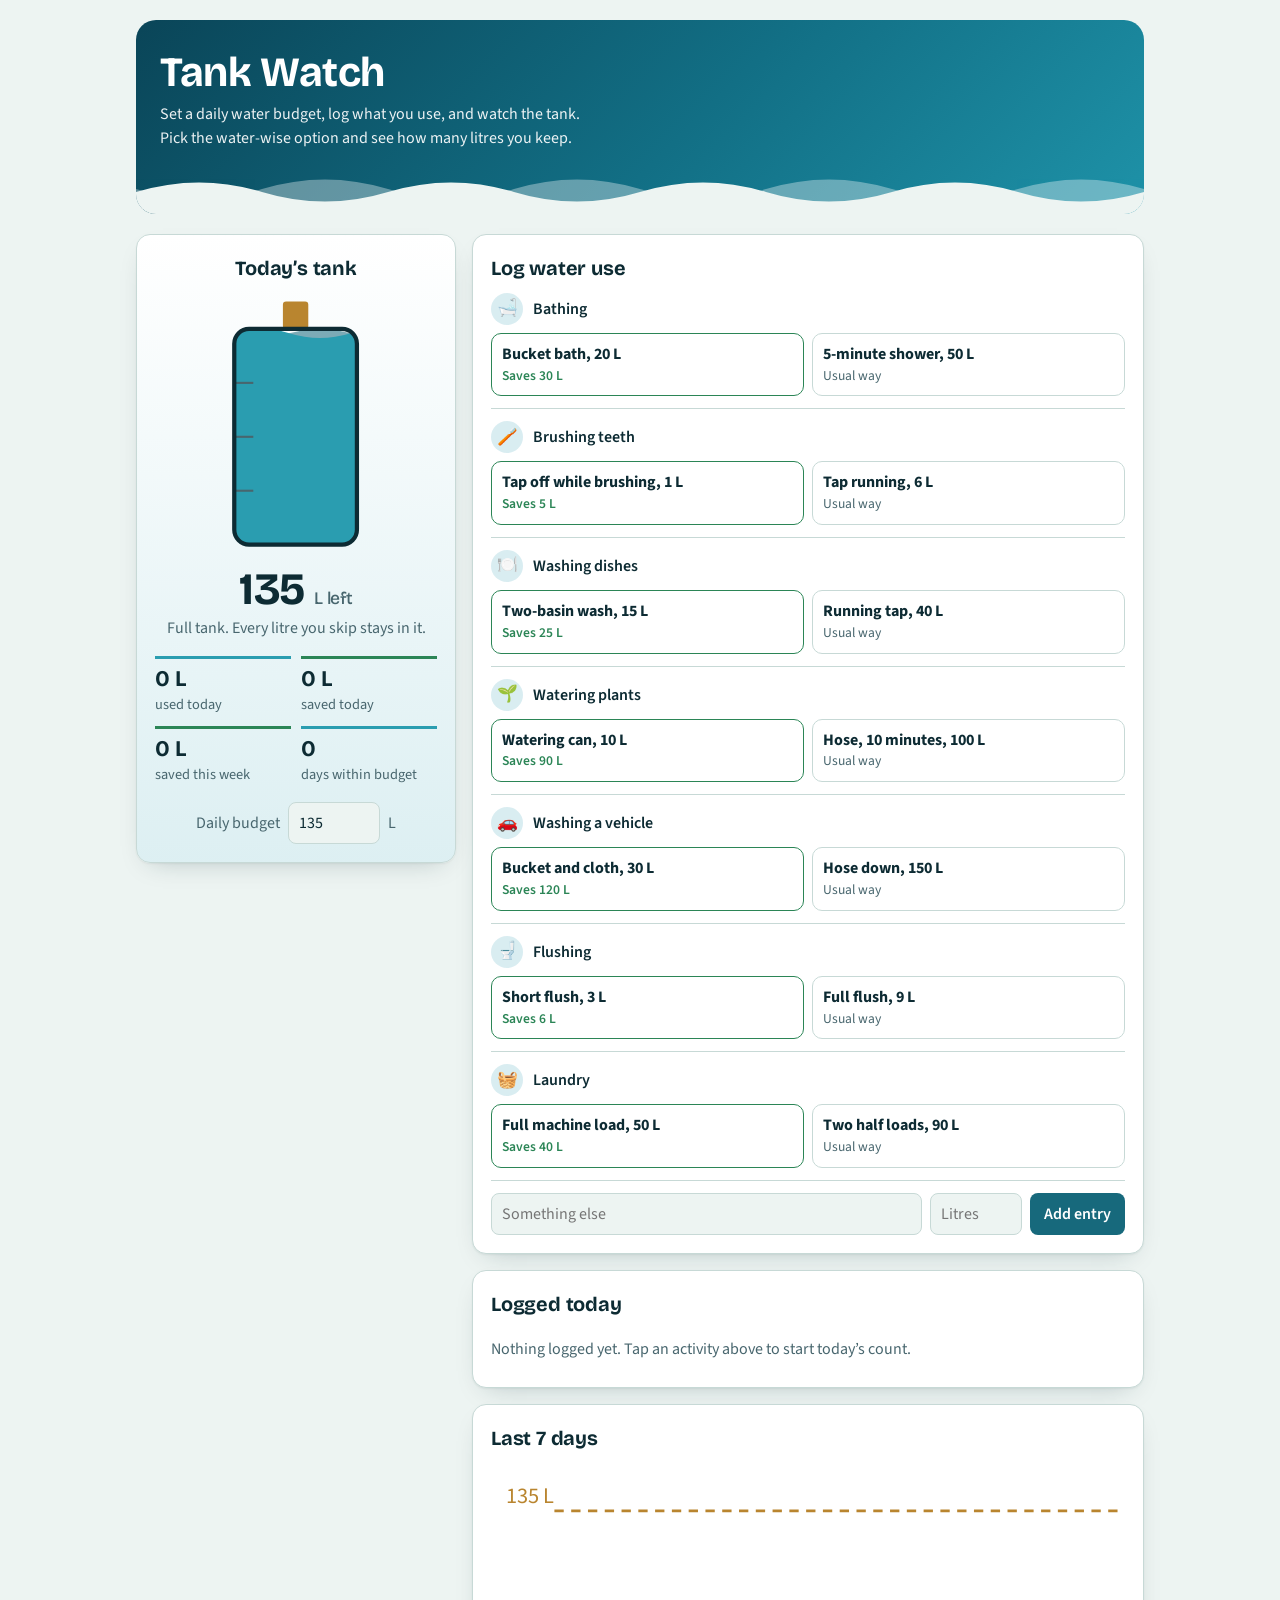
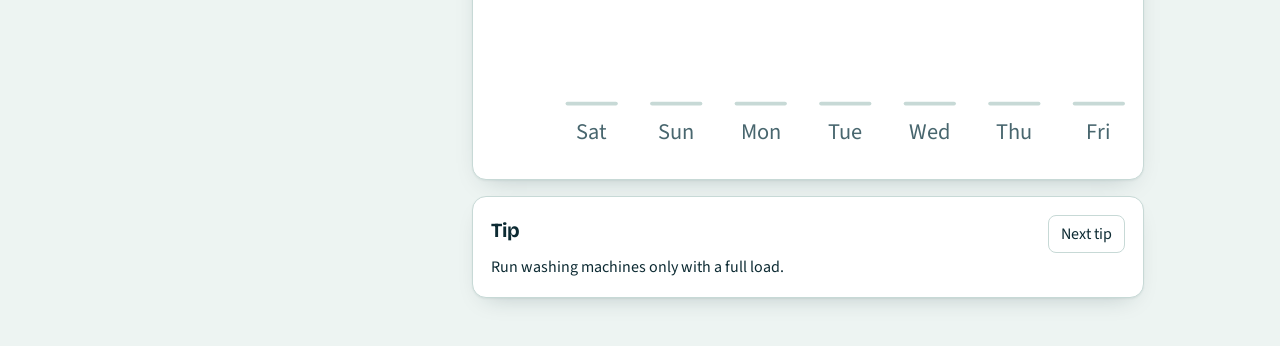
<file: tank-watch.html>
<!DOCTYPE html>
<html lang="en">
<head>
<meta charset="utf-8">
<meta name="viewport" content="width=device-width, initial-scale=1, viewport-fit=cover">
<title>Tank Watch: daily water budget</title>
<link rel="preconnect" href="https://fonts.googleapis.com">
<link href="https://fonts.googleapis.com/css2?family=Bricolage+Grotesque:wght@500;700&family=Source+Sans+3:wght@400;600&display=swap" rel="stylesheet">
<style>
:root{--bg:#EDF4F2;--surface:#FFFFFF;--ink:#0D2B33;--muted:#48666E;--line:#C7D9D6;--water:#2A9DB0;--deep:#17697C;--good:#2B8556;--over:#B4432F;--brass:#B9852F;
box-sizing:border-box;padding-top:env(safe-area-inset-top,0px);padding-bottom:env(safe-area-inset-bottom,0px)}
@media (prefers-color-scheme:dark){:root:not([data-theme="light"]){--bg:#0A1A1F;--surface:#112830;--ink:#E4F0EE;--muted:#93B0B3;--line:#25414A;--water:#46BCCF;--deep:#2A8FA3;--good:#5CC58C;--over:#E5806B;--brass:#D9A74F}}
:root[data-theme="dark"]{--bg:#0A1A1F;--surface:#112830;--ink:#E4F0EE;--muted:#93B0B3;--line:#25414A;--water:#46BCCF;--deep:#2A8FA3;--good:#5CC58C;--over:#E5806B;--brass:#D9A74F}
html{scroll-padding-top:env(safe-area-inset-top,0px)}
*,*::before,*::after{box-sizing:inherit}
body{margin:0;background:var(--bg);color:var(--ink);font:400 1rem/1.5 "Source Sans 3",system-ui,-apple-system,"Segoe UI",sans-serif}
h1,h2,.big{font-family:"Bricolage Grotesque","Trebuchet MS",system-ui,sans-serif;letter-spacing:-.01em;margin:0}
.wrap{max-width:1040px;margin:0 auto;padding:20px 16px 48px}
header{margin-bottom:20px}
h1{font-size:clamp(1.8rem,5vw,2.6rem);line-height:1.1;font-weight:700}
header p{margin:6px 0 0;color:var(--muted);max-width:56ch}
.grid{display:grid;gap:16px;grid-template-columns:1fr}
@media(min-width:820px){.grid{grid-template-columns:320px 1fr;align-items:start}.tankcard{position:sticky;top:16px}}
.card{background:var(--surface);border:1px solid var(--line);border-radius:14px;padding:18px}
.card+.card{margin-top:16px}
h2{font-size:1.25rem;font-weight:700;margin-bottom:10px}
.tankcard{text-align:center}
.tank{width:min(210px,60%);height:auto;display:block;margin:0 auto}
.tank .shell{fill:none;stroke:var(--ink);stroke-width:4}
.tank .ticks line{stroke:var(--muted);stroke-width:2}
.tank .water{--wc:var(--water);transition:transform 1.6s cubic-bezier(.3,.7,.2,1)}
.wv1,.wb{fill:var(--wc);transition:fill .6s}.wv2{fill:var(--deep);opacity:.55}
.wv1{animation:drift2 4s linear infinite}.wv2{animation:drift2r 6s linear infinite}
@keyframes drift2{to{transform:translateX(116px)}}@keyframes drift2r{from{transform:translateX(-116px)}}
.bb{fill:#fff;opacity:0;animation:rise var(--d) ease-in infinite;animation-delay:var(--t)}
@keyframes rise{0%{transform:translateY(0);opacity:0}15%{opacity:.6}100%{transform:translateY(-170px);opacity:0}}
.drop{fill:var(--water);opacity:0}.drop.go{animation:fall .7s ease-in}
@keyframes fall{0%{opacity:1;transform:translateY(0)}80%{opacity:1}100%{opacity:0;transform:translateY(62px)}}
.tank.bump{animation:bump .5s ease-out}@keyframes bump{40%{transform:scale(1.06)}}
.tank .surf{fill:var(--deep);opacity:.55}
.tank .pipe{fill:var(--brass)}
.big{font-size:2.8rem;font-weight:700;line-height:1;margin-top:10px}
.big small{font-size:1.1rem;font-weight:500;color:var(--muted)}
.state{margin:4px 0 0;color:var(--muted)}
.state.over{color:var(--over);font-weight:600}
.stats{display:grid;grid-template-columns:1fr 1fr;gap:10px;margin-top:16px;text-align:left}
.stat{border-top:3px solid var(--water);padding-top:6px}
.stat.s{border-color:var(--good)}
.stat b{display:block;font:700 1.4rem "Bricolage Grotesque",sans-serif}
.stat span{color:var(--muted);font-size:.9rem}
.goal{display:flex;align-items:center;gap:8px;justify-content:center;margin-top:16px;color:var(--muted)}
input[type=number],input[type=text]{font:inherit;color:var(--ink);background:var(--bg);border:1px solid var(--line);border-radius:8px;padding:8px 10px;width:92px}
input[type=text]{width:auto;flex:1;min-width:0}
button{font:inherit;cursor:pointer}
button:focus-visible,input:focus-visible{outline:3px solid var(--water);outline-offset:2px}
.row{display:grid;grid-template-columns:1fr;gap:8px;padding:12px 0;border-top:1px solid var(--line)}
.row:first-of-type{border-top:0;padding-top:0}
.row h3{margin:0;font-size:1rem;font-weight:600}
.opts{display:grid;grid-template-columns:1fr 1fr;gap:8px}
.opt{border:1.5px solid var(--line);background:var(--surface);color:var(--ink);border-radius:10px;padding:10px;text-align:left;line-height:1.3;transition:transform .08s,border-color .15s}
.opt:active{transform:scale(.97)}
.opt.wise{border-color:var(--good)}
.opt.wise:hover{background:color-mix(in srgb,var(--good) 12%,transparent)}
.opt.usual:hover{background:color-mix(in srgb,var(--brass) 12%,transparent)}
.opt b{display:block}
.opt span{font-size:.85rem;color:var(--muted)}
.opt.wise span{color:var(--good);font-weight:600}
.other{display:flex;gap:8px;padding-top:12px;border-top:1px solid var(--line);flex-wrap:wrap}
.btn{background:var(--deep);color:#fff;border:0;border-radius:8px;padding:8px 14px;font-weight:600}
.ghost{background:none;border:1px solid var(--line);color:var(--ink);border-radius:8px;padding:6px 12px}
ul.log{list-style:none;margin:0;padding:0}
ul.log li{display:flex;align-items:center;gap:10px;padding:8px 0;border-top:1px solid var(--line)}
ul.log li:first-child{border-top:0}
ul.log .n{flex:1}
ul.log .l{font-weight:600}
ul.log .sv{color:var(--good);font-size:.85rem}
.x{background:none;border:0;color:var(--muted);font-size:1.3rem;line-height:1;padding:4px 8px;border-radius:6px}
.empty{color:var(--muted);margin:0}
.chart{width:100%;height:auto;display:block}
.chart text{fill:var(--muted);font:12px "Source Sans 3",sans-serif;text-anchor:middle}
.chart .gl{stroke:var(--brass);stroke-dasharray:5 4;stroke-width:1.5}
.chart .gt{text-anchor:end;fill:var(--brass)}
.tip{display:flex;gap:12px;align-items:flex-start;justify-content:space-between}
.tip p{margin:0;max-width:60ch}
.sr{position:absolute;width:1px;height:1px;overflow:hidden;clip:rect(0 0 0 0)}
.hero{position:relative;overflow:hidden;border-radius:20px;padding:30px 24px 64px;margin-bottom:20px;color:#fff;background:linear-gradient(135deg,#0A4558,#126F85 55%,#1E92A8)}
.hero>div{position:relative;z-index:1}.hero h1{color:#fff}.hero p{color:rgba(255,255,255,.92)}
.hw{position:absolute;left:0;bottom:-1px;width:200%;height:46px;animation:drift 12s linear infinite}
.hw.b{bottom:5px;opacity:.35;animation-duration:18s;animation-direction:reverse}
.hw path{fill:var(--bg)}.hw.b path{fill:#fff}
@keyframes drift{to{transform:translateX(-50%)}}
.bub{position:absolute;bottom:-14px;width:var(--s);height:var(--s);border-radius:50%;background:rgba(255,255,255,.28);animation:float var(--d) linear infinite}
@keyframes float{from{opacity:.9}to{transform:translateY(-190px);opacity:0}}
.card{box-shadow:0 1px 2px rgba(10,43,51,.06),0 10px 26px -14px rgba(10,43,51,.28)}
.tankcard{background:linear-gradient(180deg,var(--surface),color-mix(in srgb,var(--water) 16%,var(--surface)))}
.row h3{display:flex;align-items:center}
.ic{display:inline-grid;place-items:center;width:32px;height:32px;border-radius:50%;background:color-mix(in srgb,var(--water) 18%,transparent);margin-right:10px;font-size:1.05rem}
.opt{position:relative}.opt:hover{transform:translateY(-2px)}
.pop{position:absolute;left:50%;top:0;white-space:nowrap;pointer-events:none;font-weight:700;color:var(--good);background:var(--surface);border:1px solid var(--good);border-radius:999px;padding:2px 10px;animation:pop 1s ease-out forwards}
.pop.warn{color:var(--brass);border-color:var(--brass)}
@keyframes pop{0%{opacity:0;transform:translate(-50%,0)}15%{opacity:1}100%{opacity:0;transform:translate(-50%,-52px)}}
ul.log li.new{animation:slide .45s ease-out}@keyframes slide{from{opacity:0;transform:translateX(-16px)}}
@keyframes grow{from{transform:scaleY(0)}}
.btn{transition:transform .1s,filter .15s}.btn:hover{filter:brightness(1.12)}.btn:active{transform:scale(.96)}
@media(prefers-reduced-motion:reduce){*,*::before,*::after{animation:none!important;transition:none!important}}
</style>
</head>
<body>
<div class="wrap">
<header class="hero">
<i class="bub" style="left:8%;--s:10px;--d:7s"></i><i class="bub" style="left:28%;--s:16px;--d:9s"></i><i class="bub" style="left:52%;--s:8px;--d:6s"></i><i class="bub" style="left:74%;--s:14px;--d:8s"></i><i class="bub" style="left:90%;--s:9px;--d:10s"></i>
<div><h1>Tank Watch</h1>
<p>Set a daily water budget, log what you use, and watch the tank. Pick the water-wise option and see how many litres you keep.</p></div>
<svg class="hw b" viewBox="0 0 2400 60" preserveAspectRatio="none" aria-hidden="true"><path d="M0 34 q75 25 150 0 t150 0 t150 0 t150 0 t150 0 t150 0 t150 0 t150 0 t150 0 t150 0 t150 0 t150 0 t150 0 t150 0 t150 0 t150 0 V60 H0Z"/></svg>
<svg class="hw" viewBox="0 0 2400 60" preserveAspectRatio="none" aria-hidden="true"><path d="M0 30 q75 -25 150 0 t150 0 t150 0 t150 0 t150 0 t150 0 t150 0 t150 0 t150 0 t150 0 t150 0 t150 0 t150 0 t150 0 t150 0 t150 0 V60 H0Z"/></svg>
</header>

<div class="grid">
<section class="card tankcard" aria-labelledby="t-h">
<h2 id="t-h">Today’s tank</h2>
<svg class="tank" viewBox="0 0 160 250" role="img" id="tank" aria-label="Water tank">
<defs><clipPath id="clip"><rect x="22" y="34" width="116" height="204" rx="14"/></clipPath></defs>
<rect class="pipe" x="68" y="8" width="24" height="26" rx="3"/>
<g clip-path="url(#clip)">
<g class="water" id="water" style="transform:translateY(215px)">
<path class="wv2" d="M-100 38 q29 8 58 0 t58 0 t58 0 t58 0 t58 0 t58 0 t58 0 t58 0 V250 H-100Z"/>
<path class="wv1" d="M-100 38 q29 -9 58 0 t58 0 t58 0 t58 0 t58 0 t58 0 t58 0 t58 0 V250 H-100Z"/>
<circle class="bb" cx="46" cy="234" r="3" style="--d:5s;--t:0s"/><circle class="bb" cx="78" cy="236" r="4" style="--d:7s;--t:1.5s"/><circle class="bb" cx="106" cy="234" r="2.5" style="--d:6s;--t:3s"/><circle class="bb" cx="124" cy="236" r="3.5" style="--d:8s;--t:.8s"/>
</g>
</g>
<g class="ticks"><line x1="22" x2="40" y1="85" y2="85"/><line x1="22" x2="40" y1="136" y2="136"/><line x1="22" x2="40" y1="187" y2="187"/></g>
<rect class="shell" x="22" y="34" width="116" height="204" rx="14"/>
<path class="drop" id="drop" d="M80 38 c-5 7 -6 11 -6 13 a6 6 0 0 0 12 0 c0 -2 -1 -6 -6 -13z"/>
</svg>
<div class="big"><span id="left">0</span> <small>L left</small></div>
<p class="state" id="state" aria-live="polite"></p>
<div class="stats">
<div class="stat"><b id="used">0 L</b><span>used today</span></div>
<div class="stat s"><b id="saved">0 L</b><span>saved today</span></div>
<div class="stat s"><b id="wsaved">0 L</b><span>saved this week</span></div>
<div class="stat"><b id="streak">0</b><span>days within budget</span></div>
</div>
<div class="goal"><label for="goal">Daily budget</label><input type="number" id="goal" min="20" max="2000" step="5"> <span>L</span></div>
</section>

<div>
<section class="card" aria-labelledby="l-h">
<h2 id="l-h">Log water use</h2>
<div id="acts"></div>
<form class="other" id="other" onsubmit="return false">
<input type="text" id="olabel" placeholder="Something else" aria-label="Activity name" maxlength="40">
<input type="number" id="oL" min="1" max="2000" placeholder="Litres" aria-label="Litres used">
<button class="btn" id="oadd" type="button">Add entry</button>
</form>
</section>

<section class="card" aria-labelledby="e-h">
<h2 id="e-h">Logged today</h2>
<ul class="log" id="log"></ul>
</section>

<section class="card" aria-labelledby="c-h">
<h2 id="c-h">Last 7 days</h2>
<svg class="chart" id="chart" viewBox="0 0 340 160" role="img" aria-label="Daily water use for the last 7 days"></svg>
</section>

<section class="card tip" aria-labelledby="p-h">
<div><h2 id="p-h">Tip</h2><p id="tip"></p></div>
<button class="ghost" id="next" type="button">Next tip</button>
</section>
</div>
</div>
</div>

<script>
(function(){
var KEY='tankwatch-v1',mem=null;
var ACTS=[
{n:'Bathing',w:['Bucket bath',20],u:['5-minute shower',50]},
{n:'Brushing teeth',w:['Tap off while brushing',1],u:['Tap running',6]},
{n:'Washing dishes',w:['Two-basin wash',15],u:['Running tap',40]},
{n:'Watering plants',w:['Watering can',10],u:['Hose, 10 minutes',100]},
{n:'Washing a vehicle',w:['Bucket and cloth',30],u:['Hose down',150]},
{n:'Flushing',w:['Short flush',3],u:['Full flush',9]},
{n:'Laundry',w:['Full machine load',50],u:['Two half loads',90]}
];
var TIPS=[
'Fix a dripping tap today. One drop a second wastes over 10 litres a day.',
'Keep a bucket in the shower to catch the cold water before it warms up. Use it for plants or mopping.',
'Water the garden early morning or after sunset so less evaporates.',
'Reuse the water from washing vegetables and rice for houseplants.',
'Run washing machines only with a full load.',
'Put a bottle filled with sand or water in the cistern to cut each flush.',
'Collect rainwater from the roof in a barrel for gardens and cleaning.',
'Check for silent toilet leaks: add food colouring to the cistern and wait 15 minutes without flushing.'
];
function load(){try{var r=localStorage.getItem(KEY);if(r)return JSON.parse(r)}catch(e){}return mem||{goal:135,days:{}}}
var S=load();
function save(){mem=S;try{localStorage.setItem(KEY,JSON.stringify(S))}catch(e){}}
function key(d){return d.getFullYear()+'-'+String(d.getMonth()+1).padStart(2,'0')+'-'+String(d.getDate()).padStart(2,'0')}
function daysAgo(n){var d=new Date();d.setDate(d.getDate()-n);return d}
function entries(k){return S.days[k]||[]}
function sum(a,f){return a.reduce(function(t,e){return t+f(e)},0)}
var $=function(i){return document.getElementById(i)};
var tipI=new Date().getDate()%TIPS.length;

function mk(tag,cls,txt){var e=document.createElement(tag);if(cls)e.className=cls;if(txt!=null)e.textContent=txt;return e}

function buildActs(){
var box=$('acts'),ICONS=['🛁','🪥','🍽️','🌱','🚗','🚽','🧺'];
ACTS.forEach(function(a,ix){
var row=mk('div','row'),h=mk('h3');h.appendChild(mk('span','ic',ICONS[ix]));h.appendChild(document.createTextNode(a.n));row.appendChild(h);
var o=mk('div','opts');
var w=mk('button','opt wise');w.type='button';
w.appendChild(mk('b',null,a.w[0]+', '+a.w[1]+' L'));
w.appendChild(mk('span',null,'Saves '+(a.u[1]-a.w[1])+' L'));
w.onclick=function(){add(a.n+': '+a.w[0],a.w[1],a.u[1]);pop(w,'Saved '+(a.u[1]-a.w[1])+' L','')};
var u=mk('button','opt usual');u.type='button';
u.appendChild(mk('b',null,a.u[0]+', '+a.u[1]+' L'));
u.appendChild(mk('span',null,'Usual way'));
u.onclick=function(){add(a.n+': '+a.u[0],a.u[1],a.u[1]);pop(u,'+'+a.u[1]+' L','warn')};
o.appendChild(w);o.appendChild(u);row.appendChild(o);box.appendChild(row);
});
}

var lastId=null,first=true;
var reduce=window.matchMedia&&matchMedia('(prefers-reduced-motion:reduce)').matches;
function pop(b,t,c){var s=mk('span','pop '+c,t);b.appendChild(s);setTimeout(function(){s.remove()},1000)}
function countTo(el,to){var from=+el.dataset.v||0;el.dataset.v=to;if(reduce){el.textContent=to;return}var t0=performance.now();(function f(t){var p=Math.min(1,(t-t0)/800);el.textContent=Math.round(from+(to-from)*(1-Math.pow(1-p,3)));if(p<1)requestAnimationFrame(f)})(t0)}
function splash(){var t=$('tank'),d=$('drop');t.classList.remove('bump');d.classList.remove('go');void t.getBoundingClientRect();t.classList.add('bump');d.classList.add('go')}
function add(label,l,base){
var k=key(new Date()),id=Date.now()+Math.random();lastId=id;
(S.days[k]=S.days[k]||[]).push({id:id,label:label,l:l,base:base});
save();render();splash();
}

function render(){
var k=key(new Date()),E=entries(k),goal=S.goal;
var used=sum(E,function(e){return e.l}),saved=sum(E,function(e){return Math.max(0,e.base-e.l)});
var left=Math.max(0,goal-used),pct=Math.max(0,Math.min(1,(goal-used)/goal));
countTo($('left'),Math.round(left));
$('used').textContent=Math.round(used)+' L';
$('saved').textContent=Math.round(saved)+' L';
var wt='translateY('+((1-pct)*200)+'px)',wg=$('water');
wg.style.setProperty('--wc',used>goal?'var(--over)':pct<.25?'var(--brass)':'var(--water)');
setTimeout(function(){wg.style.transform=wt},first?250:0);
var st=$('state');
if(used>goal){st.textContent='Over budget by '+Math.round(used-goal)+' L. Try a water-wise option for the rest of today.';st.className='state over'}
else if(used===0){st.textContent='Full tank. Every litre you skip stays in it.';st.className='state'}
else{st.textContent=Math.round(pct*100)+'% of today’s budget remains.';st.className='state'}
$('tank').setAttribute('aria-label','Tank '+Math.round(pct*100)+' percent full, '+Math.round(left)+' litres left');
var ws=0;for(var i=0;i<7;i++)ws+=sum(entries(key(daysAgo(i))),function(e){return Math.max(0,e.base-e.l)});
$('wsaved').textContent=Math.round(ws)+' L';
var sk=0;for(var j=0;j<60;j++){var d=entries(key(daysAgo(j)));if(!d.length){if(j===0)continue;break}if(sum(d,function(e){return e.l})<=goal)sk++;else break}
$('streak').textContent=sk;
var ul=$('log');ul.textContent='';
if(!E.length){var li=mk('li');li.appendChild(mk('p','empty','Nothing logged yet. Tap an activity above to start today’s count.'));ul.appendChild(li)}
E.slice().reverse().forEach(function(e){
var li=mk('li',e.id===lastId?'new':''),n=mk('div','n',e.label);
if(e.base>e.l){n.appendChild(document.createElement('br'));n.appendChild(mk('span','sv','Saved '+Math.round(e.base-e.l)+' L'))}
li.appendChild(n);li.appendChild(mk('span','l',Math.round(e.l)+' L'));
var x=mk('button','x','×');x.type='button';x.setAttribute('aria-label','Remove '+e.label);
x.onclick=function(){S.days[k]=entries(k).filter(function(y){return y.id!==e.id});save();render()};
li.appendChild(x);ul.appendChild(li);
});
chart();first=false;
}

function chart(){
var svg=$('chart'),NS='http://www.w3.org/2000/svg',data=[],max=S.goal*1.15;
for(var i=6;i>=0;i--){var d=daysAgo(i),u=sum(entries(key(d)),function(e){return e.l});data.push({d:d,u:u});if(u>max)max=u}
svg.textContent='';
function el(t,a,txt){var e=document.createElementNS(NS,t);for(var p in a)e.setAttribute(p,a[p]);if(txt!=null)e.textContent=txt;svg.appendChild(e);return e}
var H=120,top=10,bw=28,gap=(300-7*bw)/6;
data.forEach(function(r,i){
var x=40+i*(bw+gap),h=r.u/max*H;
if(r.u>0){var b=el('rect',{x:x,y:top+H-h,width:bw,height:h,rx:4});b.style.fill=r.u>S.goal?'var(--over)':'var(--water)';if(first)b.style.cssText+=';transform-box:fill-box;transform-origin:bottom;animation:grow .7s '+(i*.07+.3)+'s both'}
else el('rect',{x:x,y:top+H-2,width:bw,height:2,rx:1}).style.fill='var(--line)';
if(r.u>0)el('text',{x:x+bw/2,y:top+H-h-4},Math.round(r.u));
el('text',{x:x+bw/2,y:top+H+18},r.d.toLocaleDateString('en',{weekday:'short'}));
});
var gy=top+H-S.goal/max*H;
el('line',{x1:34,x2:340,y1:gy,y2:gy,class:'gl'});
el('text',{x:34,y:gy-4,class:'gt'},S.goal+' L');
}

function setTip(){$('tip').textContent=TIPS[tipI]}
$('next').onclick=function(){tipI=(tipI+1)%TIPS.length;setTip()};
$('goal').value=S.goal;
$('goal').onchange=function(){var v=parseInt(this.value,10);if(v>=20&&v<=2000){S.goal=v;save();render()}else this.value=S.goal};
$('oadd').onclick=function(){
var l=parseFloat($('oL').value),n=$('olabel').value.trim()||'Other use';
if(!(l>0)){$('oL').focus();return}
add(n,l,l);$('oL').value='';$('olabel').value='';
};
buildActs();setTip();render();
})();
</script>
</body>
</html>
</file>
